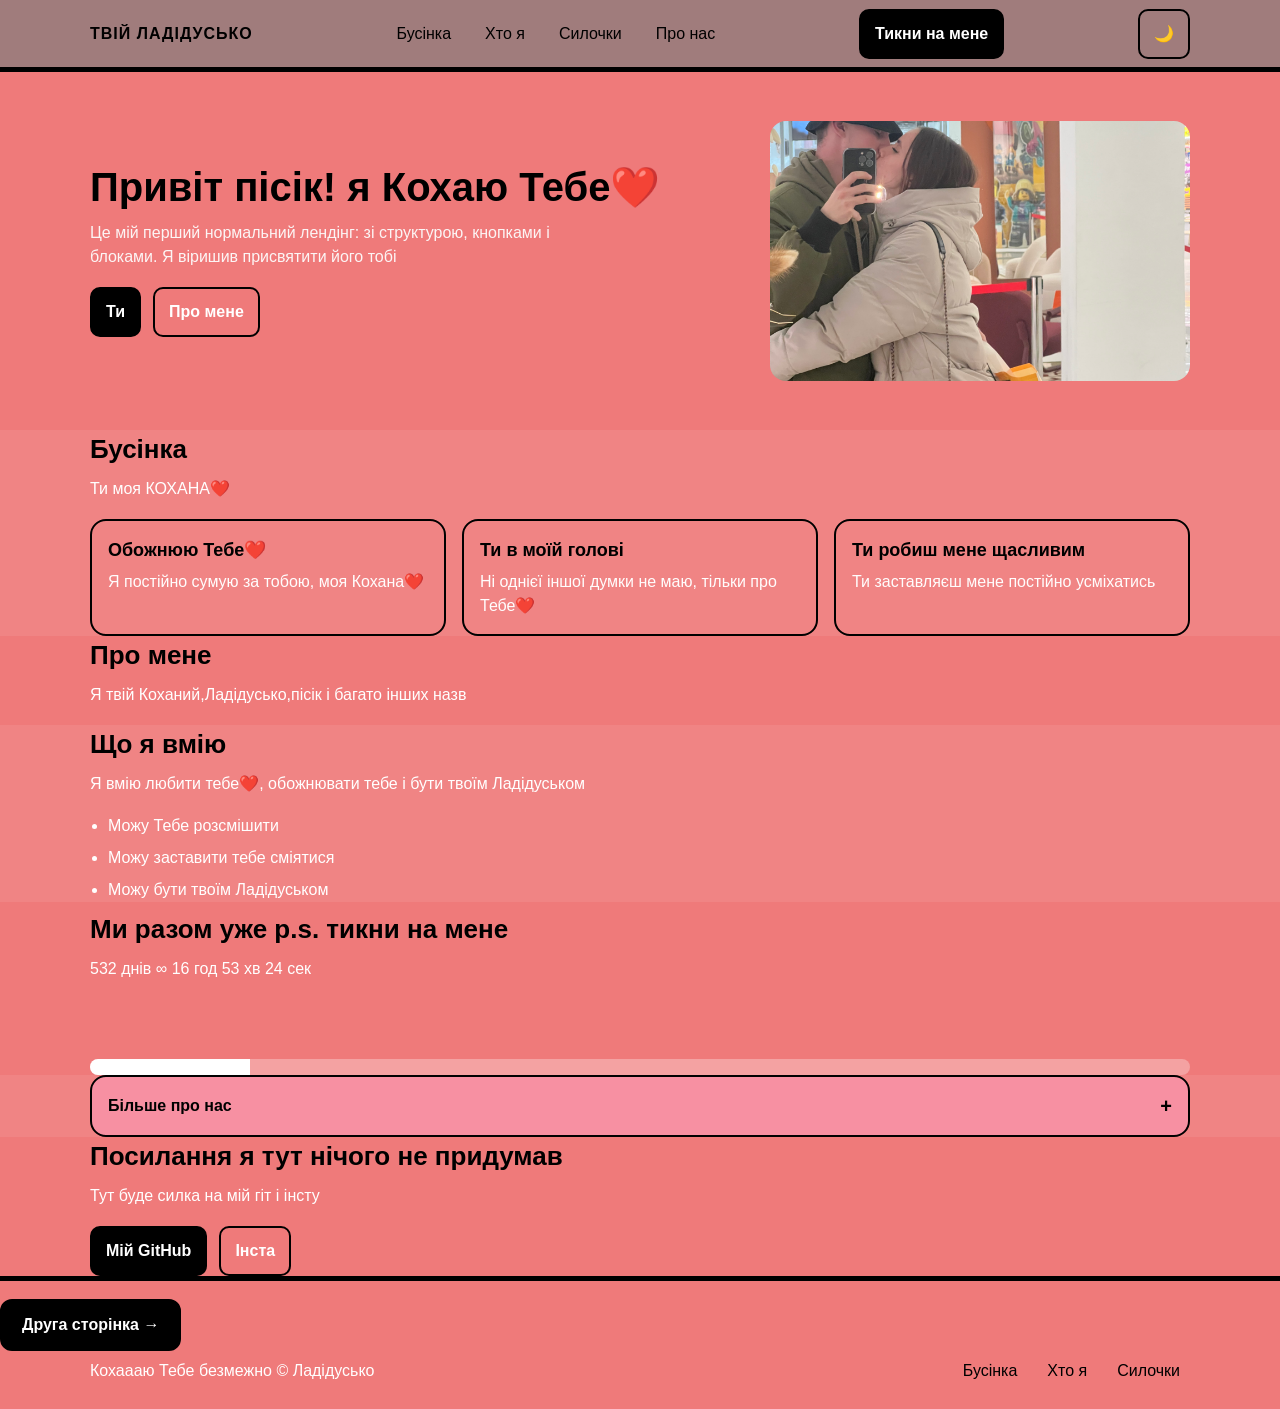
<file: index.html>
<!doctype html>
<html lang="uk">
<head>
  <meta charset="utf-8" />
  <meta name="viewport" content="width=device-width, initial-scale=1" />
  <title>МІЙ ПІСІК</title>
 <link rel="stylesheet" href="style.css?v=4" />
</head>

<body>
  <header class="header">
    
  </a>
    <div class="container header__inner">
      <div class="logo">ТВІЙ ЛАДІДУСЬКО</div>

      <nav class="nav">
        <a class="nav__link" href="#features">Бусінка</a>
        <a class="nav__link" href="#about">Хто я</a>
        <a class="nav__link" href="#contact">Силочки</a>
        <a class="nav__link" href="about.html">Про нас</a>
      </nav>
<button class="burger" type="button" aria-label="Відкрити меню" aria-expanded="false">☰</button>


<a class="btn btn--primary" href="#contact">Тикни на мене</a>
<button id="themeToggle" class="btn btn--ghost" type="button">🌙</button>
    </div>
  </header>

  <main>
    <section class="hero">
      <div class="container hero__inner">
        <div class="hero__text">
          <h1 class="title">Привіт пісік! я Кохаю Тебе❤️</h1>
          <p class="subtitle">
            Це мій перший нормальний лендінг: зі структурою, кнопками і блоками.
            Я віришив присвятити його тобі
          </p>

          <div class="hero__actions">
            <a class="btn btn--primary" href="#features">Ти</a>
            <a class="btn btn--ghost" href="#about">Про мене</a>
          </div>
        </div>

        <div class="hero__media" aria-label="image placeholder">
          <img src="assets/photo.jpg" alt="Моє фото" class="hero__img">
        </div>
      </div>
    </section>

    <section class="section" id="features">
      <div class="container">
        <h2 class="section__title">Бусінка</h2>
        <p class="section__subtitle">Ти моя КОХАНА❤️</p>

        <div class="cards">
          <article class="card">
            <h3 class="card__title">Обожнюю Тебе❤️</h3>
            <p class="card__text">Я постійно сумую за тобою, моя Кохана❤️</p>
          </article>

          <article class="card">
            <h3 class="card__title">Ти в моїй голові</h3>
            <p class="card__text">Ні однієї іншої думки не маю, тільки про Тебе❤️</p>
          </article>

          <article class="card">
            <h3 class="card__title">Ти робиш мене щасливим</h3>
            <p class="card__text">Ти заставляєш мене постійно усміхатись</p>
          </article>
        </div>
      </div>
    </section>

    <section class="section" id="about">
      <div class="container">
        <h2 class="section__title">Про мене</h2>
      

        <p class="section__subtitle">
          Я твій Коханий,Ладідусько,пісік і багато інших назв
        </p>
      </div>
    </section>
    <section class="section">
  <div class="container">
    <h2 class="section__title">Що я вмію</h2>
    <p class="section__subtitle">
      Я вмію любити тебе❤️, обожнювати тебе і бути твоїм Ладідуськом
    </p>
    <ul class="skills">
  <li class="skills__item">Можу Тебе розсмішити</li>
  <li class="skills__item">Можу заставити тебе сміятися</li>
  <li class="skills__item">Можу бути твоїм Ладідуськом</li>
</ul>
  </div>
</section>
<section class="section">
  <div class="container">
    <h2 class="section__title">Ми разом уже p.s. тикни на мене</h2>
   <p class="section__subtitle" id="counter">
  <span id="daysTogether">0</span>
</p>
<div class="hearts" id="hearts"></div>
    <div class="progress">
      <div class="progress__bar" id="progressBar"></div>
    </div>
  </div>
</section>
 <section class="section" id="more">
  <div class="container">
    <button class="accordion__btn" type="button" aria-expanded="false" aria-controls="accordionContent">
      Більше про нас <span class="accordion__icon">+</span>
    </button>

    <div class="accordion__content" id="accordionContent" hidden>
      <div class="accordion__inner">
        <img class="accordion__img" src="./assets/photo1.jpg" alt="Фото" />
        <div>
          <p class="muted">
           Я ціную кожну мить, проведену з тобою, Ти робиш моє життя яскравішим
          </p>
          <ul class="skills">
            <li class="skills__item">Обожонюю твою посмішку</li>
            <li class="skills__item">Тону в твоїх очах</li>
            <li class="skills__item">Закохуюсь в тебе що дня</li>
          </ul>
        </div>
      </div>
    </div>
  </div>
</section>
      </div>
    </section>
    <section class="section" id="contact">
      <div class="container">
        <h2 class="section__title">Посилання я тут нічого не придумав</h2>
        <p class="section__subtitle">Тут буде силка на мій гіт і інсту</p>

        <div class="contact">
          <a class="btn btn--primary" href="https://github.com/chechnyas" target="_blank" rel="noreferrer">Мій GitHub</a>
          <a class="btn btn--ghost" href="https://www.instagram.com/kiper.intt/" >Інста</a>
        </div>
      </div>
    </section>
  </main>

</a>
  <footer class="footer">
    <a href="about.html" class="btn btn--page">
  Друга сторінка →
</a>
    <div class="container footer__inner">
      <p class="muted">Кохаааю Тебе безмежно © Ладідусько</p>
      <div class="footer__links">
        <a class="nav__link" href="#features">Бусінка</a>
        <a class="nav__link" href="#about">Хто я</a>
        <a class="nav__link" href="#contact">Силочки</a>
      </div>
    </div>
  </footer>
  <script src="script.js"></script>
</body>
</html>
</file>
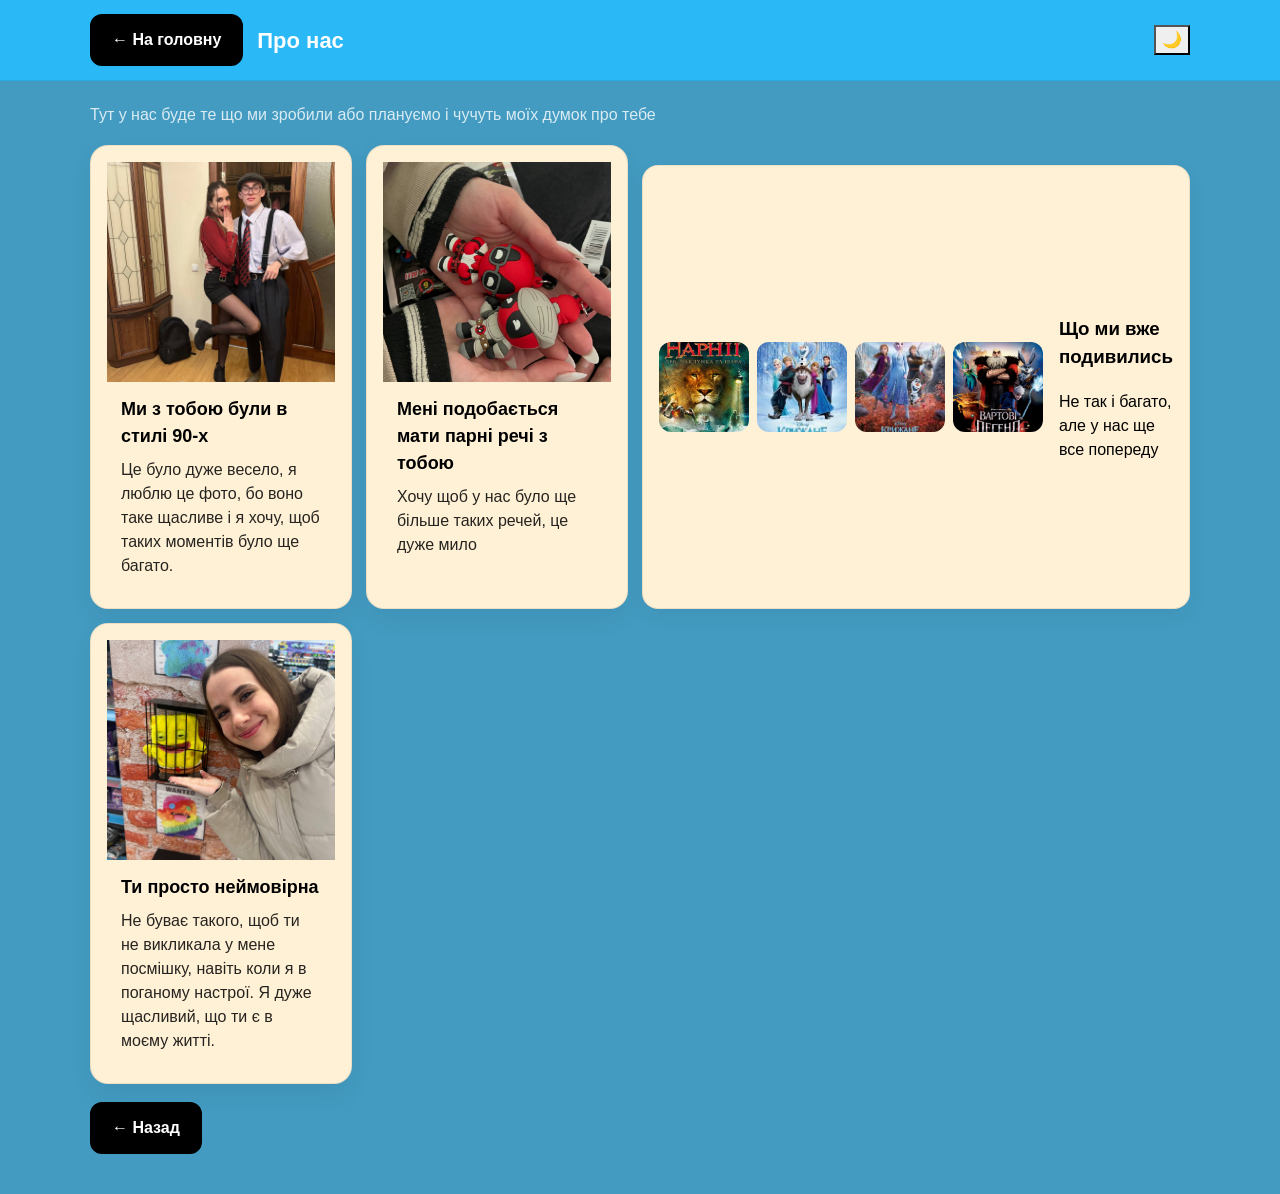
<file: about.html>
<!DOCTYPE html>
<html lang="uk">
<head>
  <meta charset="UTF-8" />
  <meta name="viewport" content="width=device-width, initial-scale=1.0"/>
  <title>Про мене</title>
  

  <!-- Загальні стилі (кнопки/контейнер, якщо хочеш) -->
  <link rel="stylesheet" href="style.css?v=6" />

  <!-- Стилі тільки для цієї сторінки -->
  <link rel="stylesheet" href="about.css?v=1" />
</head>
<body class="page-about">
<div class="hearts-bg"></div>
  <header class="about-header">
    <div class="container about-header__inner">
      <a class="btn btn--page" href="index.html">← На головну</a>
      <h1 class="about-title">Про нас</h1>
      <button id="themeToggle" class="theme-btn">🌙</button>
    </div>
  </header>

  <main class="about-main">
    <div class="container">

      <p class="about-subtitle">
        Тут у нас буде те що ми зробили або плануємо і чучуть моїх думок про тебе
      </p>

      <section class="cards">
        <article class="card reveal">
          <img class="card__img" src="./assets/photo21.jpg" alt="Фото 1">
          <div class="card__body">
            <h2 class="card__title">Ми з тобою були в стилі 90-х</h2>
            <p class="card__text">
                Це було дуже весело, я люблю це фото, бо воно таке щасливе і я хочу, щоб таких моментів було ще багато.
            </p>
          </div>
        </article>

        <article class="card reveal">
          <img class="card__img" src="./assets/photo22.jpg" alt="Фото 2">
          <div class="card__body">
            <h2 class="card__title">Мені подобається мати парні речі з тобою</h2>
            <p class="card__text">
Хочу щоб у нас було ще більше таких речей, це дуже мило
            </p>
          </div>
        </article>
<div class="mini-gallery">
  <div class="mini-gallery__images">
    <img src="./assets/photof1.jpg" alt="">
    <img src="./assets/photof2.jpg" alt="">
    <img src="./assets/photof3.jpg" alt="">
    <img src="./assets/photof4.jpg" alt="">
  </div>

  <div class="mini-gallery__text">
    <h3>Що ми вже подивились</h3>
    <p>
      Не так і багато, але у нас ще все попереду
    </p>
  </div>
</div>
        <article class="card reveal">
          <img class="card__img" src="./assets/photo23.jpg" alt="Фото 3">
          <div class="card__body">
            <h2 class="card__title">Ти просто неймовірна</h2>
            <p class="card__text">
             Не буває такого, щоб ти не викликала у мене посмішку, навіть коли я в поганому настрої. Я дуже щасливий, що ти є в моєму житті.
            </p>
          </div>
        </article>
      </section>

      <div class="about-bottom">
        <a class="btn btn--page" href="index.html">← Назад</a>
      </div>

    </div>
  </main>

  <!-- можеш не підключати script.js, якщо на about нічого не треба -->
  <script src="script.js"></script>
</body>
</html>
</file>
<file: style.css>
/* 1) БАЗА: прибираємо хаос браузера */
*,
*::before,
*::after {
  box-sizing: border-box;
}

body {
  margin: 0;
  font-family: Arial, sans-serif;
  line-height: 1.5;
  color: #000000;
  background: #ef7a7a;
}

a {
  color: inherit;
  text-decoration: none;
}

/* 2) КОНТЕЙНЕР: обмежує ширину */
.container {
  width: min(1100px, 100% - 32px);
  margin: 0 auto;
}

/* 3) КНОПКИ: компонент, який будеш юзати всюди */
.btn {
  display: inline-block;
  padding: 11px 14px;
  border-radius: 10px;
  border: 2px solid #000000;
  font-weight: 700;
}

.btn--primary {
  background: #000000;
  color: #ffffff;
}

.btn--ghost {
  background: transparent;
  color: #ffffff;
}

.btn:hover {
  opacity: 0.9;
}

/* 4) HEADER */
.header {
  position: sticky;
  top: 0;
  z-index: 10;
  background: #807e7eb7;
  border-bottom: 5px solid #000000;
}
.header__inner {
  height: 67px;
  display: flex;
  align-items: center;
  justify-content: space-between;
  gap: 16px;
}

.logo {
  font-weight: 800;
  letter-spacing: 1px;
}

.nav {
  display: flex;
  gap: 14px;
  align-items: center;
}

.nav__link {
  padding: 8px 10px;
  border-radius: 10px;
}

.nav__link:hover {
  background: #000000;
  color: #ffffff;
}

/* 5) HERO */
.hero {
  padding: 49px 0;
}

.hero__inner {
  display: flex;
  gap: 40px;
  align-items: center;
  justify-content: space-between;
}

.hero__text {
  flex: 1;
  min-width: 260px;
}

.title {
  margin: 0 0 12px;
  font-size: 40px;
  line-height: 1.1;
}

.subtitle {
  margin: 0 0 18px;
  color: #fcf5f5;
  max-width: 52ch;
}

.hero__actions {
  display: flex;
  gap: 12px;
  flex-wrap: wrap;
}

.hero__media {
  width: min(420px, 100%);
}

.placeholder {
  border: 1px dashed #ffffff;
  border-radius: 16px;
  height: 260px;
  display: grid;
  place-items: center;
  color: #ffffff;
  font-weight: 800;
}

/* 6) СЕКЦІЇ */
.section:nth-of-type(even) {
  background: rgba(255, 255, 255, 0.08);
}

.section__title {
  margin: 0 0 8px;
  font-size: 26px;
}

.section__subtitle {
  margin: 0 0 18px;
  color: #ffffff;
}

/* 7) КАРТКИ */
.cards {
  display: flex;
  gap: 16px;
  flex-wrap: wrap;
}

.card {
  flex: 1;
  min-width: 240px;
  border: 2px solid #000000;
  border-radius: 16px;
  padding: 16px;
}

.card__title {
  margin: 0 0 6px;
  font-size: 18px;
}

.card__text {
  margin: 0;
  color: #fffdfd;
}

/* 8) CONTACT + FOOTER */
.contact {
  display: flex;
  gap: 12px;
  flex-wrap: wrap;
}

.footer {
  border-top: 5px solid #000000;
  padding: 18px 0;
}

.footer__inner {
  display: flex;
  justify-content: space-between;
  align-items: center;
  gap: 12px;
  flex-wrap: wrap;
}

.footer__links {
  display: flex;
  gap: 10px;
  flex-wrap: wrap;
}

.muted {
  margin: 0;
  color: #ffffff;
}
.skills {
  margin: 0;
  padding-left: 18px;
  color: #ffffff;
}

.skills__item {
  margin: 8px 0;
}
.hero__img {
  display: block;
  width: 100%;
  max-width: 420px;
  height: 260px;
  object-fit: cover;
  border-radius: 16px;
}
.btn,
.card,
.hero__img {
  transition: 0.2s;
}

.btn:hover {
  transform: translateY(-2px);
}

.card:hover {
  transform: translateY(-4px);
}

.hero__img:hover {
  transform: scale(1.02);
}
.progress {
  width: 100%;
  height: 16px;
  background: rgba(255,255,255,0.3);
  border-radius: 20px;
  overflow: hidden;
}

.progress__bar {
  height: 100%;
  width: 0%;
  background: #ffffff;
  transition: 0.5s;
}
.hearts {
  position: relative;
  height: 60px;
  overflow: hidden;
}

.heart {
  position: absolute;
  bottom: 0;
  user-select: none;
  pointer-events: none;
  animation: floatUp 2.2s ease-out forwards;
  filter: drop-shadow(0 2px 2px rgba(0,0,0,0.25));
}

@keyframes floatUp {
  0%   { transform: translate(0, 0) scale(0.8); opacity: 0; }
  10%  { opacity: 1; }
  100% { transform: translate(var(--drift, 0px), -90px) scale(var(--scale, 1)); opacity: 0; }
}
#counter {
  cursor: pointer;
}
.dark {
  background: #111;
  color: #f5f5f5;
}

.dark .section {
  background: #1a1a1a;
}

.dark .card {
  background: #222;
  border-color: #333;
}
.burger {
  display: none;

  border: 2px solid #000;
  border-radius: 10px;
  background: #898484;
  padding: 8px 12px;
  font-weight: 900;
}
.accordion__btn {
  width: 100%;
  display: flex;
  justify-content: space-between;
  align-items: center;

  border: 2px solid #000;
  border-radius: 16px;
  background: #f790a2;
  padding: 14px 16px;
  font-weight: 800;
  cursor: pointer;
  transition: 0.5s;
}

.accordion__icon {
  font-size: 20px;
}

.accordion__content {
  margin-top: 12px;
  border: 2px solid #000;
  border-radius: 16px;
  background: rgba(234, 217, 66, 0.694);
  padding: 14px;
}
body.dark .accordion__content {
  background: #1a1a1a;
  color: #f5f5f5;
}
.accordion__inner {
  display: flex;
  gap: 14px;
  align-items: flex-start;
}
.accordion__btn:hover {
  background: #e99e1bf4;
  color: #ffffff;
}
.accordion__btn[aria-expanded="true"] {
  background: #e99e1bf4;
  color: #ffffff;
  color: #000;
  transition: 0.2s;
}
.accordion__img {
  width: 140px;
  height: 140px;
  object-fit: cover;
  border-radius: 16px;
  flex: 0 0 auto;
}
/* Темна тема для акордеону */

body.dark .accordion__btn {
  background: #222;
  color: #f5f5f5;
  border-color: #444;
}

body.dark .accordion__btn:hover {
  background: #333;
}

body.dark .accordion__content {
  background: #730707;
  color: #f5f5f5;
}
body.dark .accordion__btn[aria-expanded="true"] {
  background: #a50140;
  color: #fff;
}
/* iOS Safari fix: щоб кнопки не фарбувались в синє */
button {
  -webkit-appearance: none;
  appearance: none;
  font: inherit;
  color: inherit;
  -webkit-text-fill-color: currentColor;
}
.btn--page {
  display: inline-block;
  padding: 12px 20px;
  border-radius: 12px;
  text-decoration: none;
  font-weight: 700;
  border: 2px solid #000;

  background: #000000;
  color: #ffffff;

  transition: 0.5s ease;
}

.btn--page:hover {
  background: #f7a902;
  color: #ffffff;
}
body.dark .btn--page {
  background: #222;
  color: #f5f5f5;
  border-color: #444;
}

body.dark .btn--page:hover {
  background: #e96b9b;
  color: #fff;
}
/* 9) АДАПТИВ */
@media (max-width: 768px) {
  .accordion__inner {
    flex-direction: column;
  }

  .accordion__img {
    width: 100%;
    height: 220px;
  }
  .hero__inner {
    flex-direction: column;
    align-items: stretch;
  }

  .title {
    font-size: 32px;
  }

  .nav {
  display: none;
}

.nav.nav--open {
  display: flex;
  flex-direction: column;
  gap: 10px;

  position: absolute;
  top: 70px;
  right: 16px;

  background: #fff;
  color: #000;
  border: 2px solid #000;
  padding: 12px;
  border-radius: 16px;
  z-index: 20;
  display: block;
}
   .burger {
    display: inline-block;
  }

  
}
.burger:hover {
  opacity: 0.9;
}
.header {
  position: sticky;
  top: 0;
  z-index: 10;
}

.header__inner {
  position: relative;
}
@media (max-width: 768px) {
  .header__inner {
    height: auto;       /* замість 67px */
    flex-wrap: wrap;    /* дозволяємо перенос */
    padding: 12px 0;
  }
}
</file>
<file: about.css>
/* Спокійна палітра + акуратні блоки */

.page-about {
  background: #439bc1;
  color: #ffffff;
}

.about-header {
  position: sticky;
  top: 0;
  backdrop-filter: blur(8px);
  background: rgba(38, 190, 255, 0.85);
  border-bottom: 1px solid rgba(0,0,0,0.08);
  z-index: 10;
}

.about-header__inner {
  display: flex;
  align-items: center;
  gap: 14px;
  padding: 14px 0;
}

.about-title {
  margin: 0;
  font-size: 22px;
}

.about-main {
  padding: 22px 0 40px;
}

.about-subtitle {
  margin: 0 0 18px;
  opacity: 0.8;
  line-height: 1.5;
}

/* Сітка карток */
.cards {
  display: grid;
  grid-template-columns: repeat(3, 1fr);
  gap: 14px;
}

/* Картка */
.card {
  background: #FFF1D6;
  color: #000000;
  border: 1px solid rgba(0,0,0,0.08);
  border-radius: 18px;
  overflow: hidden;
  box-shadow: 0 10px 24px rgba(0,0,0,0.06);
  transform: translateY(0);
  transition: transform .2s ease, box-shadow .2s ease;
}

.card:hover {
  transform: translateY(-2px);
  box-shadow: 0 14px 30px rgba(0,0,0,0.10);
}

.card__img {
  width: 100%;
  height: 220px;
  object-fit: cover;
  display: block;
}

.card__body {
  padding: 14px;
}

.card__title {
  margin: 0 0 8px;
  font-size: 18px;
}

.card__text {
  margin: 0;
  color: #000000;
  opacity: 0.85;
  line-height: 1.5;
}

/* Низ */
.about-bottom {
  margin-top: 18px;
}

/* Легка анімація появи */
.reveal {
  animation: fadeUp .5s ease both;
}

.reveal:nth-child(2) { animation-delay: .08s; }
.reveal:nth-child(3) { animation-delay: .16s; }

@keyframes fadeUp {
  from { opacity: 0; transform: translateY(10px); }
  to   { opacity: 1; transform: translateY(0); }
}
.hearts-bg {
  position: fixed;
  inset: 0;
  overflow: hidden;
  pointer-events: none;
  z-index: 0;
}

/* Сердечко */
.heart {
  position: absolute;
  font-size: 18px;
  opacity: 0;
  animation: floatUp 4s linear forwards;
}

@keyframes floatUp {
  0% {
    transform: translateY(0) scale(0.8);
    opacity: 0;
  }
  20% {
    opacity: 0.6;
  }
  100% {
    transform: translateY(-200px) scale(1.2);
    opacity: 0;
  }
}

/* щоб контент був поверх */
.page-about {
  position: relative;
  z-index: 1;
}
.about-header__inner {
  flex-wrap: wrap;
}

.about-title {
  max-width: 100%;
  word-break: break-word;
}
/* FIX: щоб заголовок не вилазив за екран у flex-хедері */
.about-title {
  flex: 1;
  min-width: 0;
  overflow: hidden;
  text-overflow: ellipsis;
  white-space: nowrap;
}
/* ===== DARK MODE for ABOUT page ===== */

body.dark.page-about {
  background: #0B3D2E;
  color: #ffffff;
}

/* хедер на about */
body.dark.page-about .about-header {
  background: #0F2F2F;
   color: #fffefe;
  border-bottom: 1px solid rgba(255,255,255,0.08);
}

/* текст підзаголовків */
body.dark.page-about .about-subtitle,
body.dark.page-about .card__text {
  opacity: 0.88;
   color: #ffffff;
   
}

/* картки і міні-галерея */
body.dark.page-about .card,
body.dark.page-about .mini-gallery {
  background: #B8973A;
   color: #ffffff;
  border: 1px solid rgba(255,255,255,0.08);
  box-shadow: 0 12px 28px rgba(0,0,0,0.45);
}

/* якщо у тебе є якісь “білі” блоки ще */
body.dark.page-about .card__body {
  background: transparent;
}
/* на дуже вузьких екранах — дозволимо перенос */
@media (max-width: 420px) {
  .about-header__inner {
    flex-wrap: wrap;
  }
  .about-title {
    white-space: normal;
    overflow-wrap: anywhere;
  }
}
.mini-gallery {
  display: flex;
  gap: 16px;
  align-items: center;
  margin-top: 20px;
}

.mini-gallery__images {
  display: flex;
  gap: 8px;
}

.mini-gallery__images img {
  width: 90px;          /* менші фото */
  height: 90px;
  object-fit: cover;
  border-radius: 12px;
}

.mini-gallery__text {
  max-width: 300px;
}
.mini-gallery {
  display: flex;
  gap: 16px;
  align-items: center;
  margin-top: 20px;

  /* нове */
  color: #000000;
  background: #FFF1D6;
  border: 1px solid rgba(0,0,0,0.08);
  border-radius: 16px;
  padding: 16px;
  box-shadow: 0 8px 20px rgba(0,0,0,0.05);
}
@media (max-width: 600px) {
  .mini-gallery {
    flex-direction: column;
    align-items: flex-start;
  }

  .mini-gallery__images img {
    width: 70px;
    height: 70px;
  }
}
@media (max-width: 600px) {
  .mini-gallery {
    flex-direction: column;
    align-items: flex-start;
  }

  .mini-gallery__images img {
    width: 70px;
    height: 70px;
  }
}
/* Адаптив */
@media (max-width: 900px) {
  .cards { grid-template-columns: repeat(2, 1fr); }
}

@media (max-width: 600px) {
  .cards { grid-template-columns: 1fr; }
  .card__img { height: 200px; }
  @media (max-width: 420px) {
  .about-title { font-size: 18px; }
}
}
</file>
